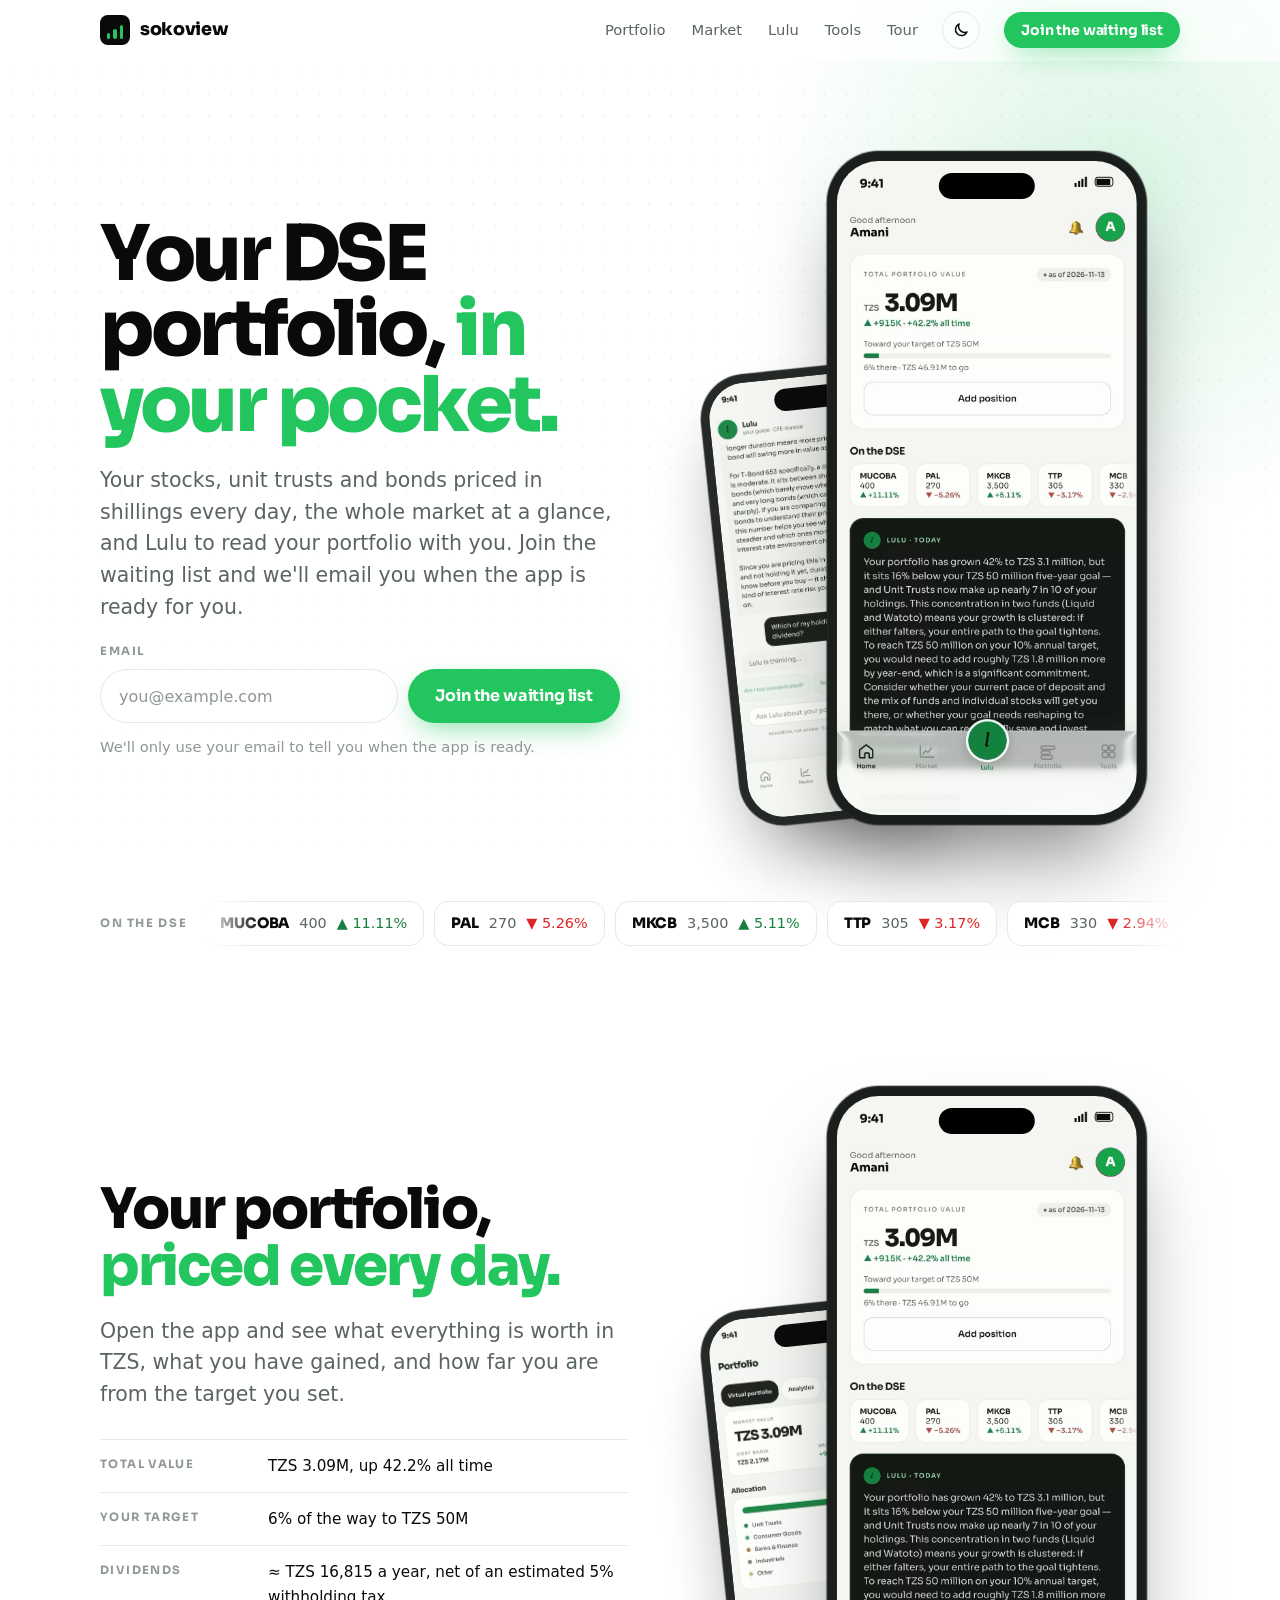
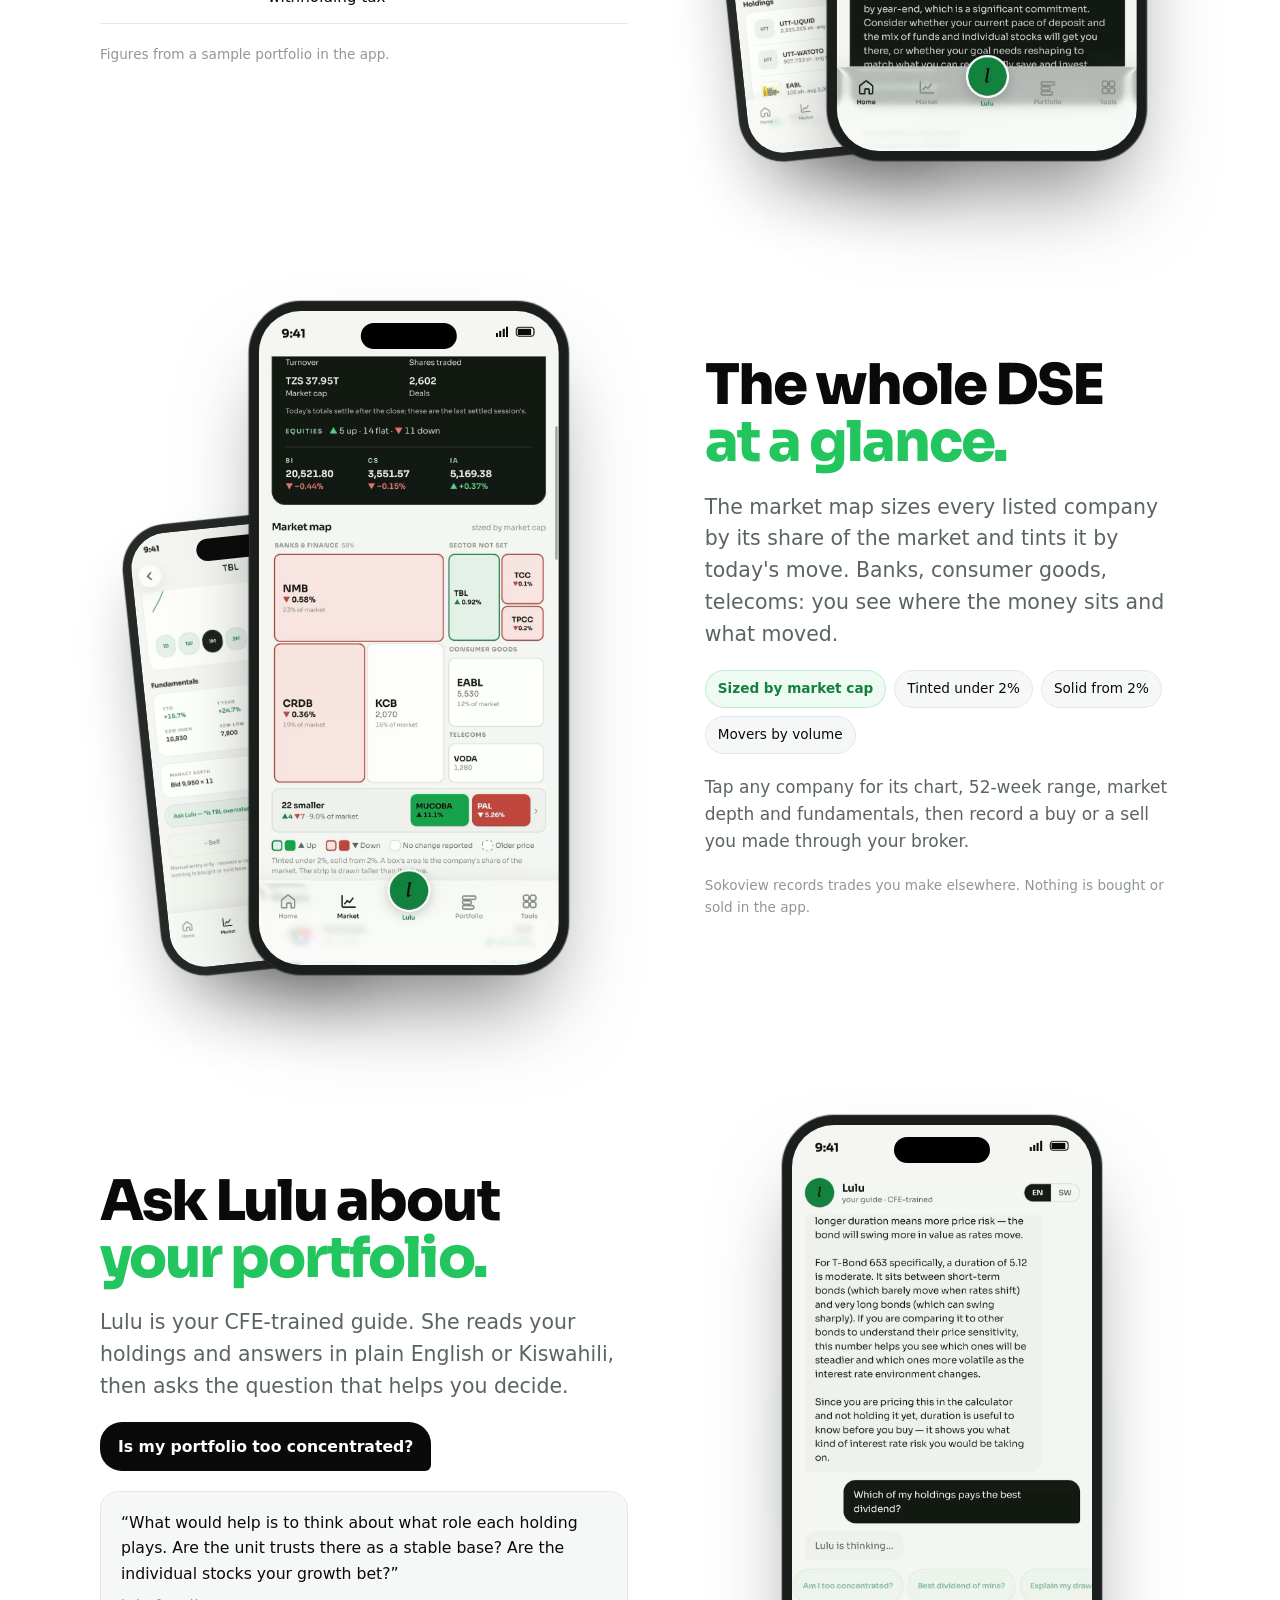
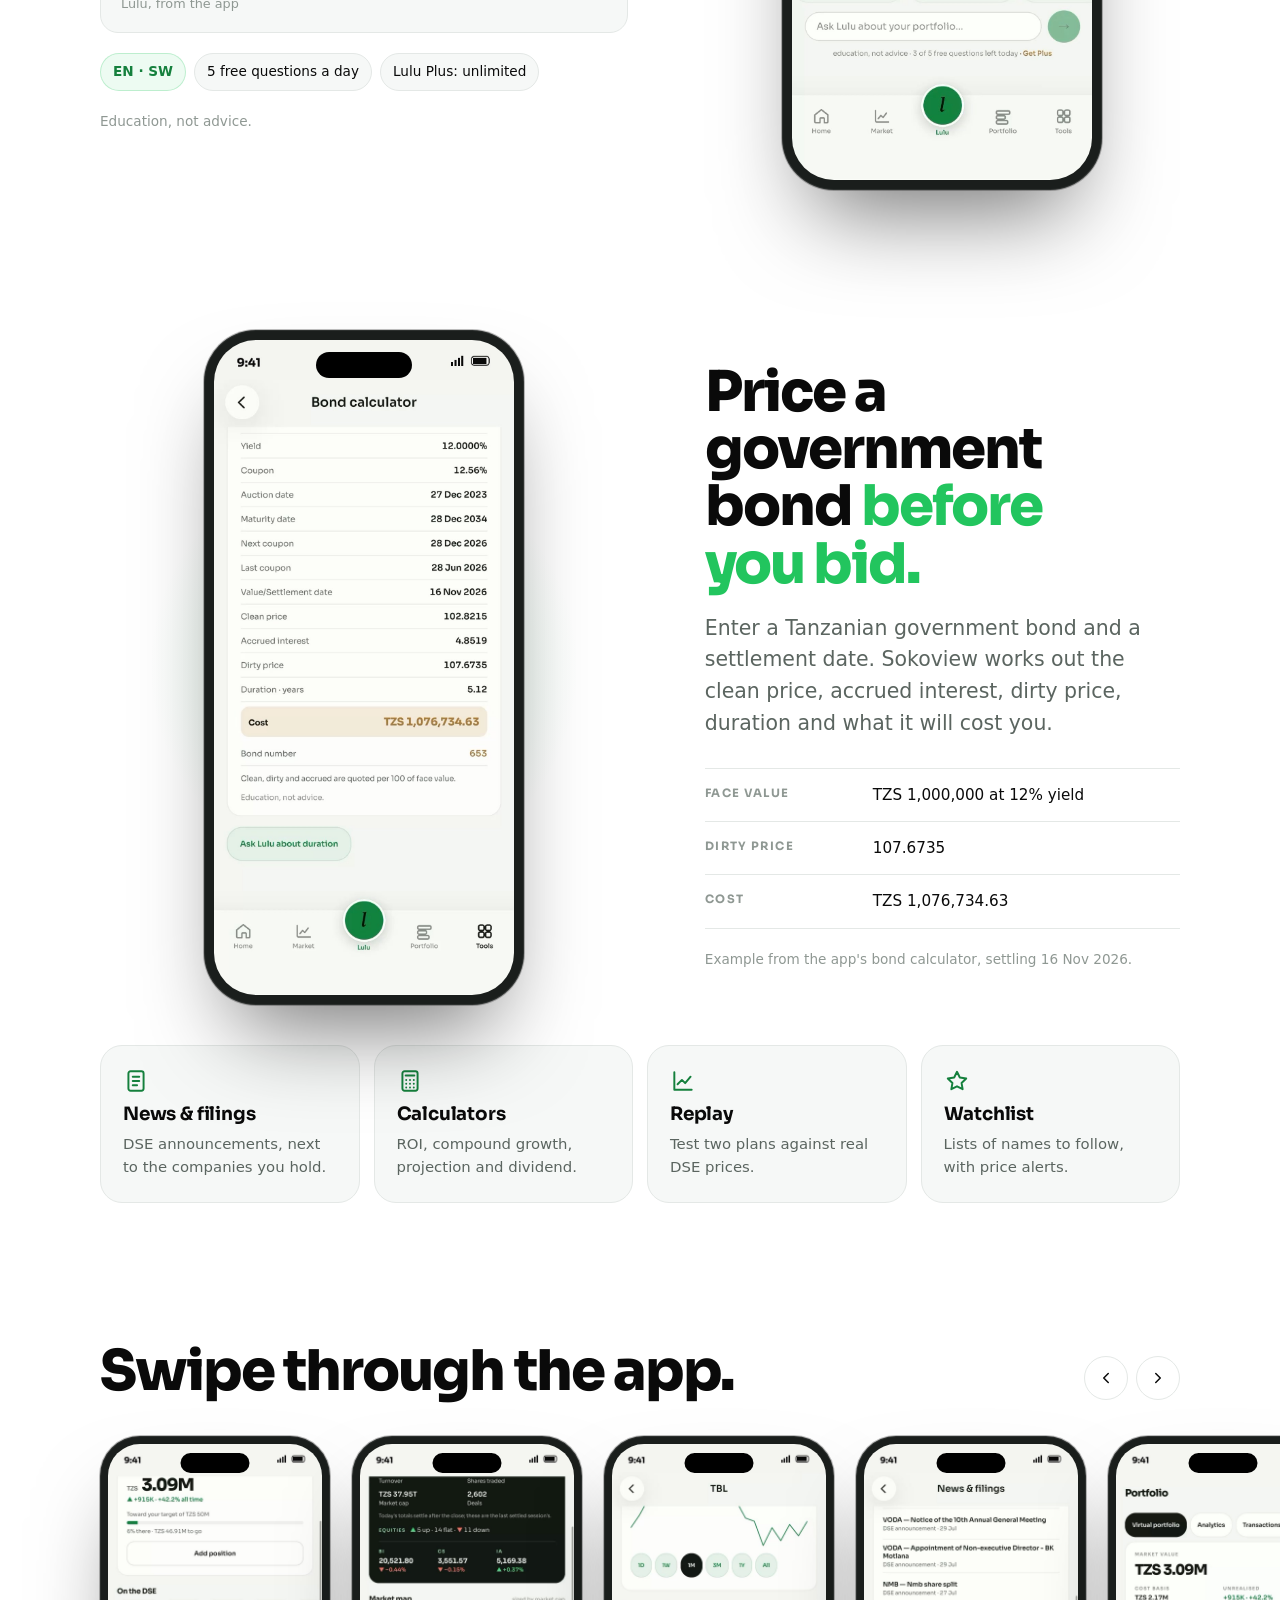
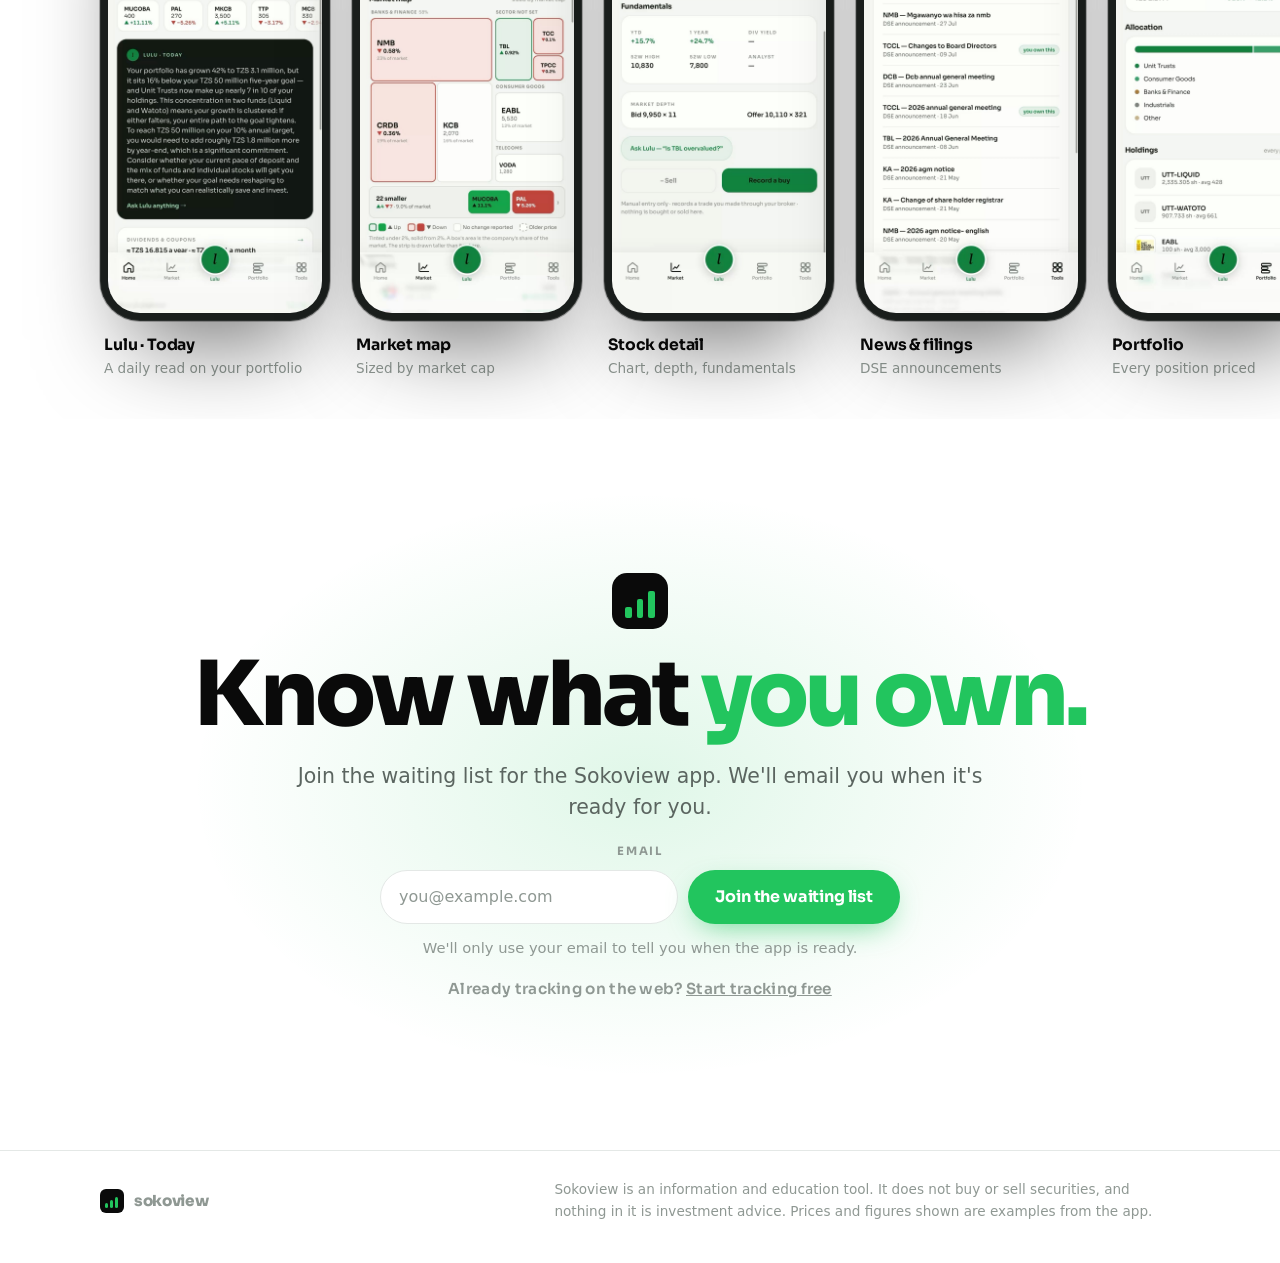
<file: app/index.html>
<!doctype html>
<html lang="en" data-theme="light">
<head>
<meta charset="utf-8">
<meta name="viewport" content="width=device-width, initial-scale=1, viewport-fit=cover">
<title>The Sokoview app · Every feature, one view</title>
<meta name="description" content="See everything in the Sokoview app: your DSE portfolio priced every day, the market map, Lulu your portfolio guide, and the bond calculator. Join the waiting list.">
<meta name="theme-color" content="#ffffff" media="(prefers-color-scheme: light)">
<meta name="theme-color" content="#0a0d0b" media="(prefers-color-scheme: dark)">
<script>
  // Same theme key as the main page, so the choice carries between pages.
  (function () {
    try {
      var saved = localStorage.getItem('sv-theme');
      if (saved === 'light' || saved === 'dark') document.documentElement.setAttribute('data-theme', saved);
    } catch (e) {}
  })();
</script>
<link rel="preconnect" href="https://fonts.googleapis.com">
<link rel="preconnect" href="https://fonts.gstatic.com" crossorigin>
<link rel="stylesheet" href="https://fonts.googleapis.com/css2?family=Sora:wght@400;500;600;700;800&display=swap">
<style>
/* Layout: one centred column, 1120px max. Hero film, then alternating text + phone rows, a swipeable tour, a closing call. */
:root {
  --bg: #ffffff;
  --surface: #f6f8f7;
  --ink: #0a0a0a;
  --body: #5b6560;
  --muted: #8f9893;
  --line: #e4e8e6;
  --green: #22c55e;
  --green-ink: #15803d;
  --green-wash: rgba(34,197,94,.08);
  --green-line: rgba(34,197,94,.24);
  --red: #dc2626;
  --dot: rgba(0,0,0,.045);
  --glass: rgba(255,255,255,.72);
  --glass-edge: rgba(255,255,255,.6);
  --film-shadow: 0 40px 100px -30px rgba(10,30,18,.45), 0 0 0 1px rgba(0,0,0,.06);
  --btn-ink: #ffffff;

  --display: 'Sora', ui-sans-serif, system-ui, -apple-system, 'Segoe UI', sans-serif;
  --text: ui-sans-serif, system-ui, -apple-system, 'Segoe UI', Roboto, sans-serif;

  --spring: cubic-bezier(.2, .9, .25, 1);
}
@media (prefers-color-scheme: dark) {
  :root:not([data-theme="light"]) {
    --bg: #0a0d0b; --surface: #111613; --ink: #f3f6f4; --body: #a3ada7; --muted: #75807a; --line: #1f2723;
    --green: #22c55e; --green-ink: #4ade80; --green-wash: rgba(34,197,94,.10); --green-line: rgba(34,197,94,.28);
    --red: #f87171; --dot: rgba(255,255,255,.035); --glass: rgba(10,13,11,.66); --glass-edge: rgba(255,255,255,.08);
    --film-shadow: 0 40px 120px -30px rgba(34,197,94,.22), 0 0 0 1px rgba(255,255,255,.06); --btn-ink: #04170b;
    color-scheme: dark;
  }
}
:root[data-theme="dark"] {
  --bg: #0a0d0b; --surface: #111613; --ink: #f3f6f4; --body: #a3ada7; --muted: #75807a; --line: #1f2723;
  --green: #22c55e; --green-ink: #4ade80; --green-wash: rgba(34,197,94,.10); --green-line: rgba(34,197,94,.28);
  --red: #f87171; --dot: rgba(255,255,255,.035); --glass: rgba(10,13,11,.66); --glass-edge: rgba(255,255,255,.08);
  --film-shadow: 0 40px 120px -30px rgba(34,197,94,.22), 0 0 0 1px rgba(255,255,255,.06); --btn-ink: #04170b;
  color-scheme: dark;
}

* { box-sizing: border-box; }
html { -webkit-text-size-adjust: 100%; scroll-behavior: smooth; }
body {
  background: var(--bg);
  color: var(--ink);
  font: 400 1.0625rem/1.6 var(--text);
  overflow-x: hidden;
}
body::before {
  content: ""; position: fixed; inset: 0 0 auto; height: env(safe-area-inset-top, 0px);
  z-index: 60; background: var(--bg);
}
img, video { max-width: 100%; display: block; }
a { color: inherit; }
:focus-visible { outline: 3px solid var(--green); outline-offset: 3px; border-radius: 10px; }

.wrap {
  width: 100%; max-width: 1120px; margin-inline: auto;
  padding-left: max(20px, env(safe-area-inset-left, 0px));
  padding-right: max(20px, env(safe-area-inset-right, 0px));
}

/* ---------- type ---------- */
h1, h2, h3 { font-family: var(--display); font-weight: 800; color: var(--ink); margin: 0; text-wrap: balance; }
h1 { font-size: clamp(2.6rem, 6.6vw, 5.4rem); line-height: .98; letter-spacing: -.045em; }
h2 { font-size: clamp(2rem, 4.4vw, 3.5rem); line-height: 1.02; letter-spacing: -.035em; }
h3 { font-size: 1.15rem; line-height: 1.25; letter-spacing: -.01em; font-weight: 700; }
.g { color: var(--green); }
p { margin: 0; color: var(--body); text-wrap: pretty; }
.lede { font-size: clamp(1.1rem, 1.6vw, 1.3rem); line-height: 1.55; max-width: 34em; }
.tnum { font-variant-numeric: tabular-nums; }

/* ---------- nav: translucent material, content scrolls under ---------- */
.nav {
  position: sticky; top: env(safe-area-inset-top, 0px); z-index: 50;
  background: var(--glass);
  -webkit-backdrop-filter: saturate(180%) blur(20px); backdrop-filter: saturate(180%) blur(20px);
  border-bottom: 1px solid transparent;
  transition: border-color .3s ease;
}
.nav.scrolled { border-bottom-color: var(--line); }
.nav .wrap { display: flex; align-items: center; gap: 24px; height: 60px; }
.brand { display: flex; align-items: center; gap: 10px; text-decoration: none; font: 800 1.1rem/1 var(--display); letter-spacing: -.02em; }
.mark { width: 30px; height: 30px; border-radius: 8px; background: var(--ink); display: flex; align-items: flex-end; gap: 3px; padding: 6px 7px; }
.mark i { width: 4px; border-radius: 2px; background: var(--green); display: block; }
.mark i:nth-child(1) { height: 6px; } .mark i:nth-child(2) { height: 10px; } .mark i:nth-child(3) { height: 14px; }
.nav ul { display: flex; gap: 26px; list-style: none; margin: 0 0 0 auto; padding: 0; }
.nav ul a { text-decoration: none; font-size: .92rem; color: var(--body); transition: color .2s; }
.nav ul a:hover { color: var(--ink); }

/* ---------- buttons: feedback on press, instantly ---------- */
.btn {
  display: inline-flex; align-items: center; gap: 8px; justify-content: center;
  font: 700 1rem/1 var(--display); letter-spacing: -.01em; text-decoration: none;
  padding: 16px 26px; border-radius: 100px; border: 1px solid transparent; cursor: pointer;
  transition: transform .5s var(--spring), background-color .2s, box-shadow .3s;
  -webkit-tap-highlight-color: transparent; touch-action: manipulation;
}
.btn:active { transform: scale(.96); transition-duration: .1s; }
.btn-primary { background: var(--green); color: var(--btn-ink); box-shadow: 0 10px 30px -10px rgba(34,197,94,.7); }
.btn-primary:hover { background: #2fd36b; }
.btn-ghost { background: transparent; color: var(--ink); border-color: var(--line); }
.btn-ghost:hover { background: var(--surface); }
.btn-sm { padding: 10px 16px; font-size: .88rem; }

/* ---------- hero: the film is the background; the hero is always the app's dark ground ---------- */
.hero {
  position: relative; isolation: isolate; overflow: hidden; background: #0a0d0b;
  min-height: min(92svh, 880px); display: flex; align-items: center;
  padding-block: clamp(72px, 10vw, 120px);
  --ink: #f3f6f4; --body: rgba(243,246,244,.78); --muted: rgba(243,246,244,.6);
  --green-ink: #4ade80; --green-wash: rgba(34,197,94,.14); --green-line: rgba(74,222,128,.35);
  --line: rgba(255,255,255,.22); --surface: rgba(255,255,255,.08); color: var(--ink);
}
.hero-bg { position: absolute; inset: 0; z-index: -2; width: 100%; height: 100%; object-fit: cover; object-position: 70% center; }
.hero-scrim {
  position: absolute; inset: 0; z-index: -1; pointer-events: none;
  background:
    linear-gradient(90deg, rgba(10,13,11,.92) 0%, rgba(10,13,11,.72) 34%, rgba(10,13,11,0) 62%),
    linear-gradient(0deg, rgba(10,13,11,.85) 0%, rgba(10,13,11,0) 30%);
}
.hero .wrap { position: relative; }
/* hero = the film itself, shown whole so its own titles are never cropped */
.hero { min-height: 0; padding: 0; display: block; aspect-ratio: 16 / 9; max-height: calc(100svh - 60px); width: 100%; transition: background-color .35s ease; }
.hero.is-light { background: #ffffff; }
.hero.is-light .film-toggle { background: rgba(255,255,255,.7); color: #0a0a0a; border-color: rgba(0,0,0,.12); }
.hero-bg { transition: opacity .25s ease; }
.hero-bg.swapping { opacity: 0; }
.hero .hero-bg { object-fit: contain; object-position: center; }
.sr-only { position: absolute; width: 1px; height: 1px; padding: 0; margin: -1px; overflow: hidden; clip: rect(0 0 0 0); white-space: nowrap; border: 0; }
.hero-copy { display: grid; gap: 24px; justify-items: start; max-width: 640px; }
.hero h1 { font-size: clamp(2.6rem, 6vw, 5rem); }
.hero-ctas { display: flex; flex-wrap: wrap; gap: 12px; margin-top: 8px; }
.hero .btn-ghost { border-color: rgba(255,255,255,.3); color: #fff; }
.hero .btn-ghost:hover { background: rgba(255,255,255,.1); }

.film-toggle {
  position: absolute; z-index: 2;
  right: max(20px, env(safe-area-inset-right, 0px)); bottom: 20px; width: 44px; height: 44px; border-radius: 50%;
  border: 1px solid rgba(255,255,255,.16); color: #fff; cursor: pointer;
  background: rgba(20,24,22,.55); -webkit-backdrop-filter: blur(16px); backdrop-filter: blur(16px);
  display: grid; place-items: center; transition: transform .4s var(--spring), background-color .2s;
}
.film-toggle:active { transform: scale(.9); transition-duration: .1s; }
.film-toggle:hover { background: rgba(20,24,22,.75); }
.film-toggle svg { width: 16px; height: 16px; fill: currentColor; }
.film-toggle .i-play { display: none; }
.hero.paused .film-toggle .i-play { display: block; }
.hero.paused .film-toggle .i-pause { display: none; }

/* theme toggle */
.theme-toggle {
  width: 38px; height: 38px; border-radius: 50%; border: 1px solid var(--line); background: transparent; color: var(--ink);
  display: grid; place-items: center; cursor: pointer; flex: none;
  transition: transform .45s var(--spring), background-color .2s;
}
.theme-toggle:hover { background: var(--surface); }
.theme-toggle:active { transform: scale(.9); transition-duration: .1s; }
.theme-toggle svg { width: 18px; height: 18px; fill: none; stroke: currentColor; stroke-width: 2; stroke-linecap: round; stroke-linejoin: round; transition: transform .6s var(--spring), opacity .25s; }
.theme-toggle .i-sun { position: absolute; }
.theme-toggle { position: relative; }
.theme-toggle[data-mode="light"] .i-sun { opacity: 0; transform: rotate(-90deg) scale(.6); }
.theme-toggle[data-mode="dark"] .i-moon { opacity: 0; transform: rotate(90deg) scale(.6); }
body, .nav, .tick, .tool, .chip, .quote, .tour-nav button { transition-property: background-color, color, border-color; transition-duration: .35s; transition-timing-function: ease; }

/* ---------- ticker ---------- */
.ticker { margin-top: 28px; display: flex; align-items: center; gap: 16px; }
.ticker-label { flex: none; font: 700 .72rem/1.2 var(--display); letter-spacing: .14em; text-transform: uppercase; color: var(--muted); }
.ticker-rail { position: relative; overflow: hidden; flex: 1; min-width: 0;
  -webkit-mask-image: linear-gradient(90deg, transparent, #000 6%, #000 94%, transparent);
  mask-image: linear-gradient(90deg, transparent, #000 6%, #000 94%, transparent); }
.ticker-track { display: flex; gap: 10px; width: max-content; animation: slide 38s linear infinite; }
.ticker-rail:hover .ticker-track { animation-play-state: paused; }
@keyframes slide { to { transform: translateX(-50%); } }
.tick { display: flex; align-items: baseline; gap: 10px; padding: 10px 16px; border: 1px solid var(--line); border-radius: 14px; background: var(--bg); white-space: nowrap; font-size: .9rem; }
.tick b { font: 800 .9rem/1 var(--display); letter-spacing: -.01em; }
.tick .px { color: var(--body); }
.up { color: var(--green-ink); } .down { color: var(--red); }

/* ---------- feature rows ---------- */
section { scroll-margin-top: 80px; }
.feature { padding-block: clamp(72px, 11vw, 140px) 0; }
.row { display: grid; grid-template-columns: minmax(0, 1fr) minmax(0, .9fr); gap: clamp(32px, 6vw, 88px); align-items: center; }
.row.flip .copy { order: 2; }
.copy { display: grid; gap: 20px; min-width: 0; }
.copy .lede { max-width: 30em; }
.facts { list-style: none; padding: 0; margin: 8px 0 0; display: grid; gap: 0; border-top: 1px solid var(--line); }
.facts li { display: grid; grid-template-columns: 9.5rem 1fr; gap: 16px; padding: 14px 0; border-bottom: 1px solid var(--line); font-size: .95rem; }
.facts li span:first-child { font: 700 .72rem/1.9 var(--display); letter-spacing: .12em; text-transform: uppercase; color: var(--muted); }
.facts li span:last-child { color: var(--ink); min-width: 0; }

/* phone */
.stage { position: relative; display: flex; justify-content: center; min-width: 0; }
.stage::before {
  content: ""; position: absolute; width: 90%; aspect-ratio: 1; border-radius: 50%; top: 50%; left: 50%; translate: -50% -50%;
  background: radial-gradient(circle, rgba(34,197,94,.16), transparent 64%); z-index: 0;
}
.phone {
  position: relative; z-index: 1; width: min(320px, 78vw); aspect-ratio: 888 / 1872;
  padding: 10px; border-radius: 52px; background: #1a1e1c;
  box-shadow: 0 0 0 1px rgba(255,255,255,.08) inset, 0 50px 90px -30px rgba(0,0,0,.55), 0 0 0 1px rgba(0,0,0,.25);
}
.phone img { width: 100%; height: 100%; object-fit: cover; object-position: top; border-radius: 42px; }
.phone::after { content: ""; position: absolute; top: 22px; left: 50%; translate: -50% 0; width: 30%; height: 26px; border-radius: 20px; background: #000; }
.phone.sm { width: min(250px, 64vw); }
.stack { position: relative; display: flex; justify-content: center; align-items: flex-end; min-width: 0; }
.stack .phone.back { position: absolute; transform: translate(-46%, 6%) rotate(-6deg) scale(.86); opacity: .95; z-index: 0; }
.stack .phone.front { transform: translateX(14%); }

.chip-row { display: flex; flex-wrap: wrap; gap: 8px; }
.chip { font-size: .85rem; padding: 7px 12px; border-radius: 100px; background: var(--surface); border: 1px solid var(--line); color: var(--ink); }
.chip.on { background: var(--green-wash); border-color: var(--green-line); color: var(--green-ink); font-weight: 600; }

.quote { border-left: 0; padding: 18px 20px; background: var(--surface); border: 1px solid var(--line); border-radius: 18px; font-size: .98rem; color: var(--ink); }
.quote small { display: block; margin-top: 8px; color: var(--muted); font-size: .8rem; }
.ask { display: inline-block; justify-self: start; padding: 12px 18px; border-radius: 22px 22px 6px 22px; background: var(--ink); color: var(--bg); font-weight: 600; font-size: .98rem; }

.note { font-size: .85rem; color: var(--muted); }

/* tools grid */
.tools { display: grid; grid-template-columns: repeat(auto-fit, minmax(min(100%, 240px), 1fr)); gap: 14px; margin-top: 40px; }
.tool { padding: 22px; border-radius: 22px; background: var(--surface); border: 1px solid var(--line); display: grid; gap: 8px; align-content: start; }
.tool svg { width: 26px; height: 26px; stroke: var(--green-ink); fill: none; stroke-width: 1.8; stroke-linecap: round; stroke-linejoin: round; }
.tool p { font-size: .93rem; }

/* tour: native scroll-snap, momentum comes free */
.tour { padding-block: clamp(72px, 11vw, 140px) 0; }
.tour-head { display: flex; justify-content: space-between; align-items: end; gap: 20px; flex-wrap: wrap; }
.tour-nav { display: flex; gap: 8px; }
.tour-nav button { width: 44px; height: 44px; border-radius: 50%; border: 1px solid var(--line); background: var(--bg); color: var(--ink); cursor: pointer; display: grid; place-items: center; transition: transform .4s var(--spring), background-color .2s; }
.tour-nav button:active { transform: scale(.9); transition-duration: .1s; }
.tour-nav button:hover { background: var(--surface); }
.tour-nav svg { width: 18px; height: 18px; stroke: currentColor; fill: none; stroke-width: 2; stroke-linecap: round; stroke-linejoin: round; }
.rail {
  display: flex; gap: 22px; overflow-x: auto; scroll-snap-type: x mandatory; overscroll-behavior-x: contain;
  padding: 36px max(20px, calc((100vw - 1120px) / 2 + 20px)) 40px; scrollbar-width: none;
  scroll-padding-inline: max(20px, calc((100vw - 1120px) / 2 + 20px));
}
.rail::-webkit-scrollbar { display: none; }
.slide { flex: none; scroll-snap-align: start; display: grid; gap: 14px; justify-items: start; }
.slide .phone { width: 230px; border-radius: 40px; padding: 8px; }
.slide .phone img { border-radius: 32px; }
.slide .phone::after { top: 17px; height: 20px; }
.slide figcaption { display: grid; gap: 2px; padding-left: 4px; }
.slide figcaption b { font: 700 .98rem/1.3 var(--display); letter-spacing: -.01em; }
.slide figcaption span { font-size: .85rem; color: var(--muted); }
figure { margin: 0; }

/* closing */
.closing { padding-block: clamp(80px, 12vw, 160px); text-align: center; position: relative; isolation: isolate; }
.closing::before { content: ""; position: absolute; inset: 10% 15%; z-index: -1; border-radius: 50%; background: radial-gradient(closest-side, rgba(34,197,94,.14), transparent); }
.closing .wrap { display: grid; gap: 22px; justify-items: center; }
.closing h2 { font-size: clamp(2.6rem, 7vw, 5.6rem); line-height: .98; letter-spacing: -.045em; }
.closing .url { font: 600 .95rem/1 var(--display); color: var(--muted); letter-spacing: .02em; }

footer { border-top: 1px solid var(--line); padding-block: 28px 40px; font-size: .85rem; color: var(--muted); }
footer .wrap { display: flex; flex-wrap: wrap; gap: 12px 28px; justify-content: space-between; }
footer p { color: var(--muted); max-width: 46em; }

/* ---------- reveal: visible at rest, rises a touch when JS is present ---------- */
.js .rise { opacity: 0; transform: translateY(24px); transition: opacity .9s ease, transform 1s var(--spring); }
.js .rise.in { opacity: 1; transform: none; }

/* ---------- responsive ---------- */
@media (max-width: 860px) {
  .nav ul { display: none; }
  .nav .wrap { gap: 12px; }
  .theme-toggle { margin-left: auto; }
  .hero { align-items: flex-end; }
  .hero-bg { object-position: 78% center; }
  .hero-scrim { background: linear-gradient(0deg, rgba(10,13,11,.96) 0%, rgba(10,13,11,.88) 48%, rgba(10,13,11,.35) 100%); }
  .row, .row.flip { grid-template-columns: minmax(0, 1fr); }
  .row.flip .copy { order: 0; }
  .stack .phone.front { transform: translateX(18%); }
  .facts li { grid-template-columns: 7.5rem 1fr; }
  .ticker { flex-direction: column; align-items: stretch; gap: 10px; }
  /* phones: screenshots at a phone-in-hand size, not desktop size */
  .phone { width: min(230px, 58vw); padding: 7px; border-radius: 38px; }
  .phone img { border-radius: 31px; }
  .phone::after { top: 15px; height: 18px; }
  .phone.sm { width: min(185px, 47vw); }
  .slide .phone { width: min(180px, 48vw); border-radius: 32px; padding: 6px; }
  .slide .phone img { border-radius: 26px; }
  .slide .phone::after { top: 13px; height: 15px; }
}
@media (max-width: 480px) {
  .hero-ctas .btn { flex: 1 1 100%; }
  .film-toggle { right: 10px; bottom: 10px; }
  .facts li { grid-template-columns: 1fr; gap: 2px; }
}

/* ---------- accessibility preferences ---------- */
@media (prefers-reduced-motion: reduce) {
  html { scroll-behavior: auto; }
  .ticker-track { animation: none; flex-wrap: wrap; width: auto; }
  .ticker-track .dup { display: none; }
  .js .rise { transform: none; transition: opacity .3s ease; }
  .btn, .film-toggle, .tour-nav button { transition: none; }
}
@media (prefers-reduced-transparency: reduce) {
  .nav { background: var(--bg); -webkit-backdrop-filter: none; backdrop-filter: none; border-bottom-color: var(--line); }
  .film-toggle { background: #141816; -webkit-backdrop-filter: none; backdrop-filter: none; }
}
@media (prefers-contrast: more) {
  :root { --body: var(--ink); --muted: var(--ink); --line: var(--ink); }
}

/* ---------- App page additions ---------- */
html, body { margin: 0; }
.app-hero { position: relative; isolation: isolate; padding-block: clamp(48px, 7vw, 96px) clamp(24px, 4vw, 48px); }
.app-hero::before { content: ""; position: absolute; inset: 0; z-index: -2;
  background-image: radial-gradient(circle, var(--dot) 1px, transparent 1.2px); background-size: 22px 22px;
  -webkit-mask-image: linear-gradient(#000 40%, transparent); mask-image: linear-gradient(#000 40%, transparent); }
.app-hero::after { content: ""; position: absolute; z-index: -1; width: 760px; height: 760px; right: -220px; top: -260px; border-radius: 50%;
  background: radial-gradient(circle, rgba(34,197,94,.16), transparent 66%); pointer-events: none; }
.app-hero h1 { font-size: clamp(2.6rem, 6vw, 4.8rem); }
.app-hero .copy { gap: 22px; }

.wl { display: grid; gap: 12px; width: 100%; max-width: 520px; }
.wl-row { display: flex; gap: 10px; flex-wrap: wrap; }
.wl label.wl-label { font: 700 .72rem/1 var(--display); letter-spacing: .14em; text-transform: uppercase; color: var(--muted); }
.wl input[type="email"] {
  flex: 1 1 240px; min-width: 0; height: 54px; padding: 0 18px; border-radius: 100px;
  border: 1px solid var(--line); background: var(--bg); color: var(--ink);
  font: 500 1rem/1 var(--text); transition: border-color .2s, box-shadow .2s;
}
.wl input[type="email"]::placeholder { color: var(--muted); }
.wl input[type="email"]:focus { outline: none; border-color: var(--green); box-shadow: 0 0 0 4px var(--green-wash); }
.wl input[aria-invalid="true"] { border-color: var(--red); }
.wl .btn { height: 54px; }
.wl .btn[disabled] { opacity: .6; cursor: progress; }
.wl-status { min-height: 1.4em; font-size: .92rem; color: var(--muted); }
.wl-status.ok { color: var(--green-ink); font-weight: 600; }
.wl-status.err { color: var(--red); }
.wl.done .wl-row { display: none; }
.wl-hp { position: absolute; left: -9999px; width: 1px; height: 1px; overflow: hidden; }
.closing .wl { margin-inline: auto; justify-items: center; }
.closing .wl-row { justify-content: center; width: 100%; }
.closing .wl-status { text-align: center; }
.nav-home { text-decoration: none; font-size: .92rem; color: var(--body); }
</style>
</head>
<body>

<header class="nav" id="nav">
  <div class="wrap">
    <a class="brand" href="/" aria-label="Sokoview home"><span class="mark" aria-hidden="true"><i></i><i></i><i></i></span>sokoview</a>
    <ul>
      <li><a href="#portfolio">Portfolio</a></li>
      <li><a href="#market">Market</a></li>
      <li><a href="#lulu">Lulu</a></li>
      <li><a href="#tools">Tools</a></li>
      <li><a href="#tour">Tour</a></li>
    </ul>
    <button class="theme-toggle" id="themeToggle" type="button" aria-label="Switch to dark theme" data-mode="light">
      <svg class="i-moon" viewBox="0 0 24 24" aria-hidden="true"><path d="M20 14.5A8 8 0 0 1 9.5 4a8 8 0 1 0 10.5 10.5z"/></svg>
      <svg class="i-sun" viewBox="0 0 24 24" aria-hidden="true"><circle cx="12" cy="12" r="4"/><path d="M12 2v2M12 20v2M4.9 4.9l1.4 1.4M17.7 17.7l1.4 1.4M2 12h2M20 12h2M4.9 19.1l1.4-1.4M17.7 6.3l1.4-1.4"/></svg>
    </button>
    <a class="btn btn-primary btn-sm" href="#waitlist">Join the waiting list</a>
  </div>
</header>

<main id="top">
  <section class="app-hero">
    <div class="wrap row">
      <div class="copy">
        <h1>Your DSE portfolio, <span class="g">in your pocket.</span></h1>
        <p class="lede">Your stocks, unit trusts and bonds priced in shillings every day, the whole market at a glance, and Lulu to read your portfolio with you. Join the waiting list and we'll email you when the app is ready for you.</p>
        <form class="wl" name="waitlist" method="POST" action="/app/?joined=1#waitlist" data-netlify="true" netlify-honeypot="company" novalidate>
          <input type="hidden" name="form-name" value="waitlist">
          <input type="hidden" name="source" value="app-page-top">
          <p class="wl-hp" aria-hidden="true"><label>Leave this empty <input name="company" tabindex="-1" autocomplete="off"></label></p>
          <label class="wl-label" for="wl-email-top">Email</label>
          <div class="wl-row">
            <input id="wl-email-top" type="email" name="email" required autocomplete="email" inputmode="email" placeholder="you@example.com">
            <button class="btn btn-primary" type="submit">Join the waiting list</button>
          </div>
          <p class="wl-status" role="status" aria-live="polite">We'll only use your email to tell you when the app is ready.</p>
        </form>
      </div>
      <div class="stack">
        <div class="phone sm back"><img src="/images/app/lulu.jpg" data-dark="/images/app/lulu.jpg" data-light="/images/app/light-lulu.jpg" alt="Lulu chat answering a question about the portfolio." fetchpriority="high"></div>
        <div class="phone front"><img src="/images/app/home.jpg" data-dark="/images/app/home.jpg" data-light="/images/app/light-home.jpg" alt="Home screen: total portfolio value TZS 3.09M, progress toward a TZS 50M target, DSE movers and Lulu's daily note." fetchpriority="high"></div>
      </div>
    </div>
  </section>

  <section class="ticker-band">
    <div class="wrap">
      <div class="ticker" aria-label="On the DSE, prices as shown in the app on 13 November 2026">
        <span class="ticker-label">On the DSE</span>
        <div class="ticker-rail">
          <div class="ticker-track tnum" id="tickerTrack"></div>
        </div>
      </div>
    </div>
  </section>

  <section class="feature" id="portfolio">
    <div class="wrap row">
      <div class="copy rise">
        <h2>Your portfolio, <span class="g">priced every day.</span></h2>
        <p class="lede">Open the app and see what everything is worth in TZS, what you have gained, and how far you are from the target you set.</p>
        <ul class="facts tnum">
          <li><span>Total value</span><span>TZS 3.09M, up 42.2% all time</span></li>
          <li><span>Your target</span><span>6% of the way to TZS 50M</span></li>
          <li><span>Dividends</span><span>≈ TZS 16,815 a year, net of an estimated 5% withholding tax</span></li>
        </ul>
        <p class="note">Figures from a sample portfolio in the app.</p>
      </div>
      <div class="stack rise">
        <div class="phone sm back"><img src="/images/app/portfolio.jpg" data-dark="/images/app/portfolio.jpg" data-light="/images/app/light-portfolio.jpg" alt="Portfolio screen: market value TZS 3.09M, allocation by sector led by unit trusts at 68.5%, and holdings with gains." loading="lazy"></div>
        <div class="phone front"><img src="/images/app/home.jpg" data-dark="/images/app/home.jpg" data-light="/images/app/light-home.jpg" alt="Home screen: total portfolio value TZS 3.09M, progress toward a TZS 50M target, DSE movers, Lulu's daily note and a dividends estimate." loading="lazy"></div>
      </div>
    </div>
  </section>

  <section class="feature" id="market">
    <div class="wrap row flip">
      <div class="copy rise">
        <h2>The whole DSE <span class="g">at a glance.</span></h2>
        <p class="lede">The market map sizes every listed company by its share of the market and tints it by today's move. Banks, consumer goods, telecoms: you see where the money sits and what moved.</p>
        <div class="chip-row" aria-label="How the map reads">
          <span class="chip on">Sized by market cap</span>
          <span class="chip">Tinted under 2%</span>
          <span class="chip">Solid from 2%</span>
          <span class="chip">Movers by volume</span>
        </div>
        <p>Tap any company for its chart, 52-week range, market depth and fundamentals, then record a buy or a sell you made through your broker.</p>
        <p class="note">Sokoview records trades you make elsewhere. Nothing is bought or sold in the app.</p>
      </div>
      <div class="stack rise">
        <div class="phone sm back"><img src="/images/app/stock.jpg" data-dark="/images/app/stock.jpg" data-light="/images/app/light-stock.jpg" alt="Stock page: price chart, fundamentals, market depth, and a Record a buy button." loading="lazy"></div>
        <div class="phone front"><img src="/images/app/market.jpg" data-dark="/images/app/market.jpg" data-light="/images/app/light-market.jpg" alt="Market map: NMB 23% of market, CRDB 19%, KCB 16%, EABL 12%, with movers MUCOBA up 11.11% and PAL down 5.26%." loading="lazy"></div>
      </div>
    </div>
  </section>

  <section class="feature" id="lulu">
    <div class="wrap row">
      <div class="copy rise">
        <h2>Ask Lulu about <span class="g">your portfolio.</span></h2>
        <p class="lede">Lulu is your CFE-trained guide. She reads your holdings and answers in plain English or Kiswahili, then asks the question that helps you decide.</p>
        <span class="ask">Is my portfolio too concentrated?</span>
        <div class="quote">“What would help is to think about what role each holding plays. Are the unit trusts there as a stable base? Are the individual stocks your growth bet?”
          <small>Lulu, from the app</small></div>
        <div class="chip-row">
          <span class="chip on">EN · SW</span>
          <span class="chip">5 free questions a day</span>
          <span class="chip">Lulu Plus: unlimited</span>
        </div>
        <p class="note">Education, not advice.</p>
      </div>
      <div class="stage rise">
        <div class="phone"><img src="/images/app/lulu.jpg" data-dark="/images/app/lulu.jpg" data-light="/images/app/light-lulu.jpg" alt="Lulu chat: a reply about portfolio concentration and the question 'Is my portfolio too concentrated?', with suggested prompts in English." loading="lazy"></div>
      </div>
    </div>
  </section>

  <section class="feature" id="tools">
    <div class="wrap">
      <div class="row flip">
        <div class="copy rise">
          <h2>Price a government bond <span class="g">before you bid.</span></h2>
          <p class="lede">Enter a Tanzanian government bond and a settlement date. Sokoview works out the clean price, accrued interest, dirty price, duration and what it will cost you.</p>
          <ul class="facts tnum">
            <li><span>Face value</span><span>TZS 1,000,000 at 12% yield</span></li>
            <li><span>Dirty price</span><span>107.6735</span></li>
            <li><span>Cost</span><span>TZS 1,076,734.63</span></li>
          </ul>
          <p class="note">Example from the app's bond calculator, settling 16 Nov 2026.</p>
        </div>
        <div class="stage rise">
          <div class="phone"><img src="/images/app/bond.jpg" data-dark="/images/app/bond.jpg" data-light="/images/app/light-bond.jpg" alt="Bond calculator result: face value TZS 1,000,000, yield 12%, coupon 12.56%, maturity 28 Dec 2034, clean price 102.8215, cost TZS 1,076,734.63." loading="lazy"></div>
        </div>
      </div>

      <div class="tools">
        <div class="tool rise">
          <svg viewBox="0 0 24 24" aria-hidden="true"><rect x="5" y="3" width="14" height="18" rx="2"/><path d="M9 8h6M9 12h6M9 16h4"/></svg>
          <h3>News &amp; filings</h3><p>DSE announcements, next to the companies you hold.</p>
        </div>
        <div class="tool rise">
          <svg viewBox="0 0 24 24" aria-hidden="true"><rect x="5" y="3" width="14" height="18" rx="2"/><path d="M8 7h8M8.5 11h.01M12 11h.01M15.5 11h.01M8.5 14.5h.01M12 14.5h.01M15.5 14.5h.01M8.5 18h.01M12 18h.01M15.5 18h.01"/></svg>
          <h3>Calculators</h3><p>ROI, compound growth, projection and dividend.</p>
        </div>
        <div class="tool rise">
          <svg viewBox="0 0 24 24" aria-hidden="true"><path d="M4 4v16h16"/><path d="M7 15l4-4 3 3 5-6"/></svg>
          <h3>Replay</h3><p>Test two plans against real DSE prices.</p>
        </div>
        <div class="tool rise">
          <svg viewBox="0 0 24 24" aria-hidden="true"><path d="M12 3.5l2.6 5.3 5.9.9-4.3 4.1 1 5.8-5.2-2.7-5.2 2.7 1-5.8-4.3-4.1 5.9-.9z"/></svg>
          <h3>Watchlist</h3><p>Lists of names to follow, with price alerts.</p>
        </div>
      </div>
    </div>
  </section>

  <section class="tour" id="tour" aria-labelledby="tourTitle">
    <div class="wrap tour-head">
      <div class="copy" style="gap:14px">
        <h2 id="tourTitle">Swipe through the app.</h2>
      </div>
      <div class="tour-nav">
        <button type="button" id="prev" aria-label="Previous screen"><svg viewBox="0 0 24 24" aria-hidden="true"><path d="M15 6l-6 6 6 6"/></svg></button>
        <button type="button" id="next" aria-label="Next screen"><svg viewBox="0 0 24 24" aria-hidden="true"><path d="M9 6l6 6-6 6"/></svg></button>
      </div>
    </div>
    <div class="rail" id="rail" tabindex="0" aria-label="App screens">
      <figure class="slide"><div class="phone"><img src="/images/app/homefeed.jpg" data-dark="/images/app/homefeed.jpg" data-light="/images/app/light-homefeed.jpg" alt="Home feed with DSE movers and Lulu's daily note about the portfolio." loading="lazy"></div><figcaption><b>Lulu · Today</b><span>A daily read on your portfolio</span></figcaption></figure>
      <figure class="slide"><div class="phone"><img src="/images/app/market.jpg" data-dark="/images/app/market.jpg" data-light="/images/app/light-market.jpg" alt="Market map of the DSE sized by market cap." loading="lazy"></div><figcaption><b>Market map</b><span>Sized by market cap</span></figcaption></figure>
      <figure class="slide"><div class="phone"><img src="/images/app/stock.jpg" data-dark="/images/app/stock.jpg" data-light="/images/app/light-stock.jpg" alt="Stock detail with fundamentals and market depth." loading="lazy"></div><figcaption><b>Stock detail</b><span>Chart, depth, fundamentals</span></figcaption></figure>
      <figure class="slide"><div class="phone"><img src="/images/app/trade.jpg" data-dark="/images/app/trade.jpg" data-light="/images/app/light-news.jpg" data-dark-alt="New transaction sheet listing DSE securities with last prices." data-light-alt="News and filings: DSE announcements from VODA, NMB, TCCL, DCB and others, marked when you own the company." alt="New transaction sheet listing DSE securities with last prices." loading="lazy"></div><figcaption><b data-dark-text="New transaction" data-light-text="News &amp; filings">New transaction</b><span data-dark-text="Every DSE-listed security" data-light-text="DSE announcements">Every DSE-listed security</span></figcaption></figure>
      <figure class="slide"><div class="phone"><img src="/images/app/portfolio.jpg" data-dark="/images/app/portfolio.jpg" data-light="/images/app/light-portfolio.jpg" alt="Portfolio with allocation by sector and priced holdings." loading="lazy"></div><figcaption><b>Portfolio</b><span>Every position priced</span></figcaption></figure>
      <figure class="slide"><div class="phone"><img src="/images/app/analytics.jpg" data-dark="/images/app/analytics.jpg" data-light="/images/app/light-analytics.jpg" alt="Portfolio analytics with total return, activity, risk and sector performance." loading="lazy"></div><figcaption><b>Analytics</b><span>Return, risk, diversification</span></figcaption></figure>
      <figure class="slide"><div class="phone"><img src="/images/app/lulu.jpg" data-dark="/images/app/lulu.jpg" data-light="/images/app/light-lulu.jpg" alt="Lulu chat answering a question about concentration." loading="lazy"></div><figcaption><b>Lulu</b><span>English or Kiswahili</span></figcaption></figure>
      <figure class="slide"><div class="phone"><img src="/images/app/tools.jpg" data-dark="/images/app/tools.jpg" data-light="/images/app/light-tools.jpg" alt="Tools: news and filings, calculators, replay, watchlist, bond calculator." loading="lazy"></div><figcaption><b>Tools</b><span>Calculators, replay, watchlist</span></figcaption></figure>
      <figure class="slide"><div class="phone"><img src="/images/app/bond.jpg" data-dark="/images/app/bond.jpg" data-light="/images/app/light-bond.jpg" alt="Bond calculator results." loading="lazy"></div><figcaption><b>Bond calculator</b><span>Tanzanian government bonds</span></figcaption></figure>
    </div>
  </section>

  <section class="closing" id="waitlist">
    <div class="wrap">
      <span class="mark" aria-hidden="true" style="width:56px;height:56px;border-radius:15px;padding:11px 13px;gap:5px"><i style="width:7px;height:11px"></i><i style="width:7px;height:19px"></i><i style="width:7px;height:27px"></i></span>
      <h2>Know what <span class="g">you own.</span></h2>
      <p class="lede" style="text-align:center">Join the waiting list for the Sokoview app. We'll email you when it's ready for you.</p>
      <form class="wl" name="waitlist" method="POST" action="/app/?joined=1#waitlist" data-netlify="true" netlify-honeypot="company" novalidate>
        <input type="hidden" name="form-name" value="waitlist">
        <input type="hidden" name="source" value="app-page-bottom">
        <p class="wl-hp" aria-hidden="true"><label>Leave this empty <input name="company" tabindex="-1" autocomplete="off"></label></p>
        <label class="wl-label" for="wl-email-bottom">Email</label>
        <div class="wl-row">
          <input id="wl-email-bottom" type="email" name="email" required autocomplete="email" inputmode="email" placeholder="you@example.com">
          <button class="btn btn-primary" type="submit">Join the waiting list</button>
        </div>
        <p class="wl-status" role="status" aria-live="polite">We'll only use your email to tell you when the app is ready.</p>
      </form>
      <span class="url">Already tracking on the web? <a href="https://sokoview.co.tz/auth/register">Start tracking free</a></span>
    </div>
  </section>
</main>

<footer>
  <div class="wrap">
    <a class="brand" href="/" style="font-size:.95rem"><span class="mark" aria-hidden="true" style="width:24px;height:24px;padding:5px 5px;border-radius:6px;gap:2px"><i style="width:3px;height:5px"></i><i style="width:3px;height:8px"></i><i style="width:3px;height:11px"></i></span>sokoview</a>
    <p>Sokoview is an information and education tool. It does not buy or sell securities, and nothing in it is investment advice. Prices and figures shown are examples from the app.</p>
  </div>
</footer>

<script>
(() => {
  const root = document.documentElement;
  root.classList.add('js');
  const reduce = matchMedia('(prefers-reduced-motion: reduce)');

  // ---- theme toggle: same 'sv-theme' key as the main page ----
  const tt = document.getElementById('themeToggle');
  const mode = () => root.getAttribute('data-theme') === 'dark' ? 'dark' : 'light';
  const paint = () => {
    const m = mode();
    tt.dataset.mode = m;
    tt.setAttribute('aria-label', m === 'dark' ? 'Switch to light theme' : 'Switch to dark theme');
    // app screenshots follow the theme: light-mode screens on the light page
    document.querySelectorAll('img[data-light]').forEach(img => {
      const next = img.dataset[m]; if (next && img.getAttribute('src') !== next) img.src = next;
      const alt = img.dataset[m + 'Alt']; if (alt) img.alt = alt;
    });
    document.querySelectorAll('[data-light-text]').forEach(el => { el.textContent = el.dataset[m + 'Text']; });
  };
  tt.addEventListener('click', () => {
    const next = mode() === 'dark' ? 'light' : 'dark';
    root.setAttribute('data-theme', next);
    try { localStorage.setItem('sv-theme', next); } catch (e) {}
    paint();
  });
  paint();

  // ---- ticker: prices as shown in the app on 13 Nov 2026 ----
  const ticks = [
    ['MUCOBA', '400', '+11.11%', 1], ['PAL', '270', '−5.26%', 0], ['MKCB', '3,500', '+5.11%', 1],
    ['TTP', '305', '−3.17%', 0], ['MCB', '330', '−2.94%', 0], ['NMB', '', '−0.58%', 0],
    ['CRDB', '2,780', '−0.36%', 0], ['TBL', '', '+0.92%', 1], ['EABL', '5,530', '', 2], ['KCB', '2,070', '', 2], ['VODA', '1,280', '', 2]
  ];
  const html = ticks.map(([s, p, c, d]) =>
    `<span class="tick"><b>${s}</b>${p ? `<span class="px">${p}</span>` : ''}${c ? `<span class="${d ? 'up' : 'down'}">${d ? '▲' : '▼'} ${c.replace(/^[+−]/, '')}</span>` : ''}</span>`).join('');
  const track = document.getElementById('tickerTrack');
  if (track) track.innerHTML = html + `<span class="dup" style="display:contents" aria-hidden="true">${html}</span>`;

  // ---- nav hairline once content scrolls under it ----
  const nav = document.getElementById('nav');
  const onScroll = () => nav.classList.toggle('scrolled', scrollY > 8);
  addEventListener('scroll', onScroll, { passive: true }); onScroll();

  // ---- reveal: visible without JS; with JS it rises in once ----
  const items = document.querySelectorAll('.rise');
  if ('IntersectionObserver' in window && !reduce.matches) {
    const io = new IntersectionObserver(es => es.forEach(e => { if (e.isIntersecting) { e.target.classList.add('in'); io.unobserve(e.target); } }), { rootMargin: '0px 0px -8% 0px' });
    items.forEach(el => { const r = el.getBoundingClientRect(); if (r.top < innerHeight) el.classList.add('in'); else io.observe(el); });
  } else items.forEach(el => el.classList.add('in'));

  // ---- tour arrows ----
  const rail = document.getElementById('rail');
  if (rail) {
    const step = dir => { const s = rail.querySelector('.slide'); rail.scrollBy({ left: dir * (s.offsetWidth + 22), behavior: reduce.matches ? 'auto' : 'smooth' }); };
    document.getElementById('prev').addEventListener('click', () => step(-1));
    document.getElementById('next').addEventListener('click', () => step(1));
    rail.addEventListener('keydown', e => { if (e.key === 'ArrowRight') { step(1); e.preventDefault(); } if (e.key === 'ArrowLeft') { step(-1); e.preventDefault(); } });
  }

  // ---- waiting list (Netlify Forms): submit in place, validate inline ----
  const okText = "You're on the list. We'll email you when the app is ready.";
  const markDone = form => { form.classList.add('done'); const s = form.querySelector('.wl-status'); s.className = 'wl-status ok'; s.textContent = okText; };
  if (new URLSearchParams(location.search).has('joined')) document.querySelectorAll('form.wl').forEach(markDone);
  document.querySelectorAll('form.wl').forEach(form => {
    const input = form.querySelector('input[type="email"]');
    const status = form.querySelector('.wl-status');
    const btn = form.querySelector('button[type="submit"]');
    input.addEventListener('input', () => { input.removeAttribute('aria-invalid'); if (status.classList.contains('err')) { status.className = 'wl-status'; status.textContent = ''; } });
    form.addEventListener('submit', async e => {
      e.preventDefault();
      const email = input.value.trim();
      if (!email || !input.checkValidity()) {
        input.setAttribute('aria-invalid', 'true');
        status.className = 'wl-status err';
        status.textContent = email ? 'That email address looks incomplete. Check it and try again.' : 'Enter your email address to join.';
        input.focus();
        return;
      }
      btn.disabled = true; btn.textContent = 'Joining…';
      try {
        const res = await fetch('/', { method: 'POST', headers: { 'Content-Type': 'application/x-www-form-urlencoded' }, body: new URLSearchParams(new FormData(form)).toString() });
        if (!res.ok) throw new Error(res.status);
        markDone(form);
      } catch (err) {
        status.className = 'wl-status err';
        status.textContent = "We couldn't add you just now. Check your connection and try again.";
      } finally {
        btn.disabled = false; btn.textContent = 'Join the waiting list';
      }
    });
  });
})();
</script>
</body>
</html>
</file>
